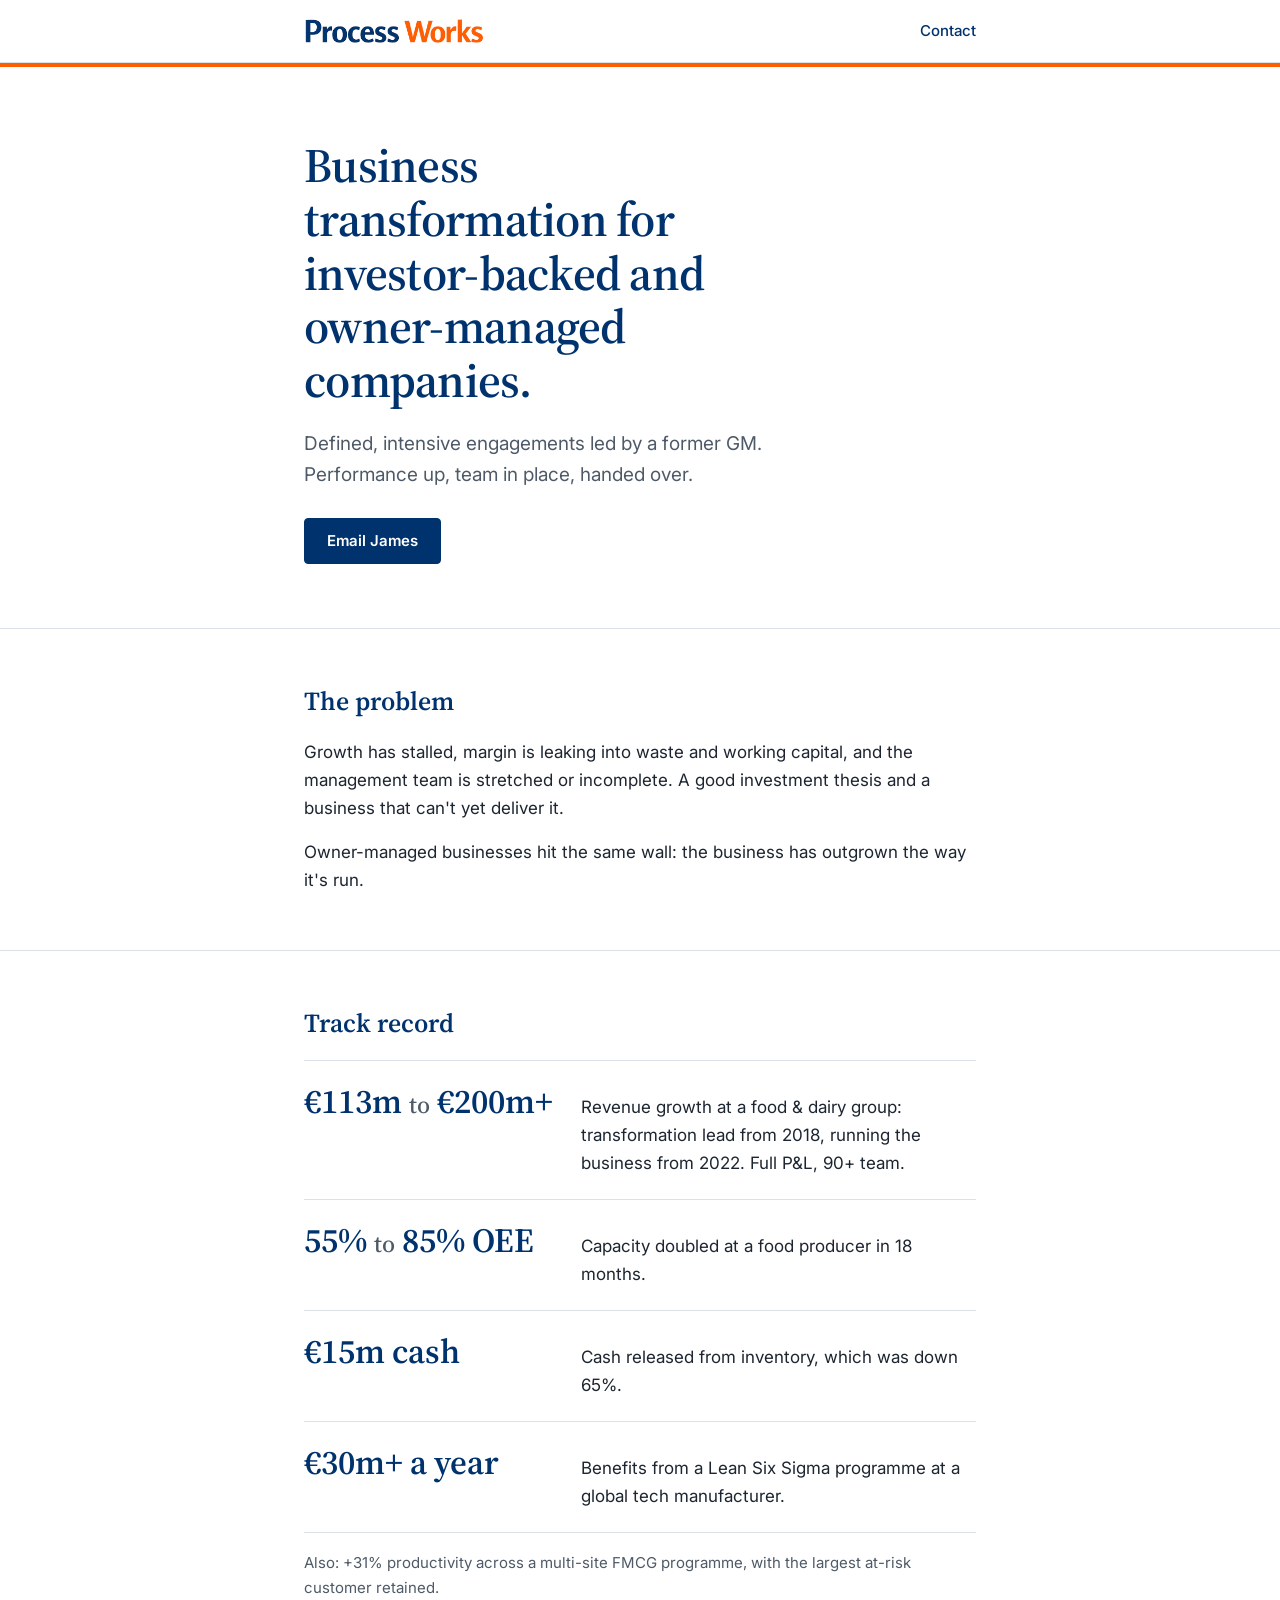
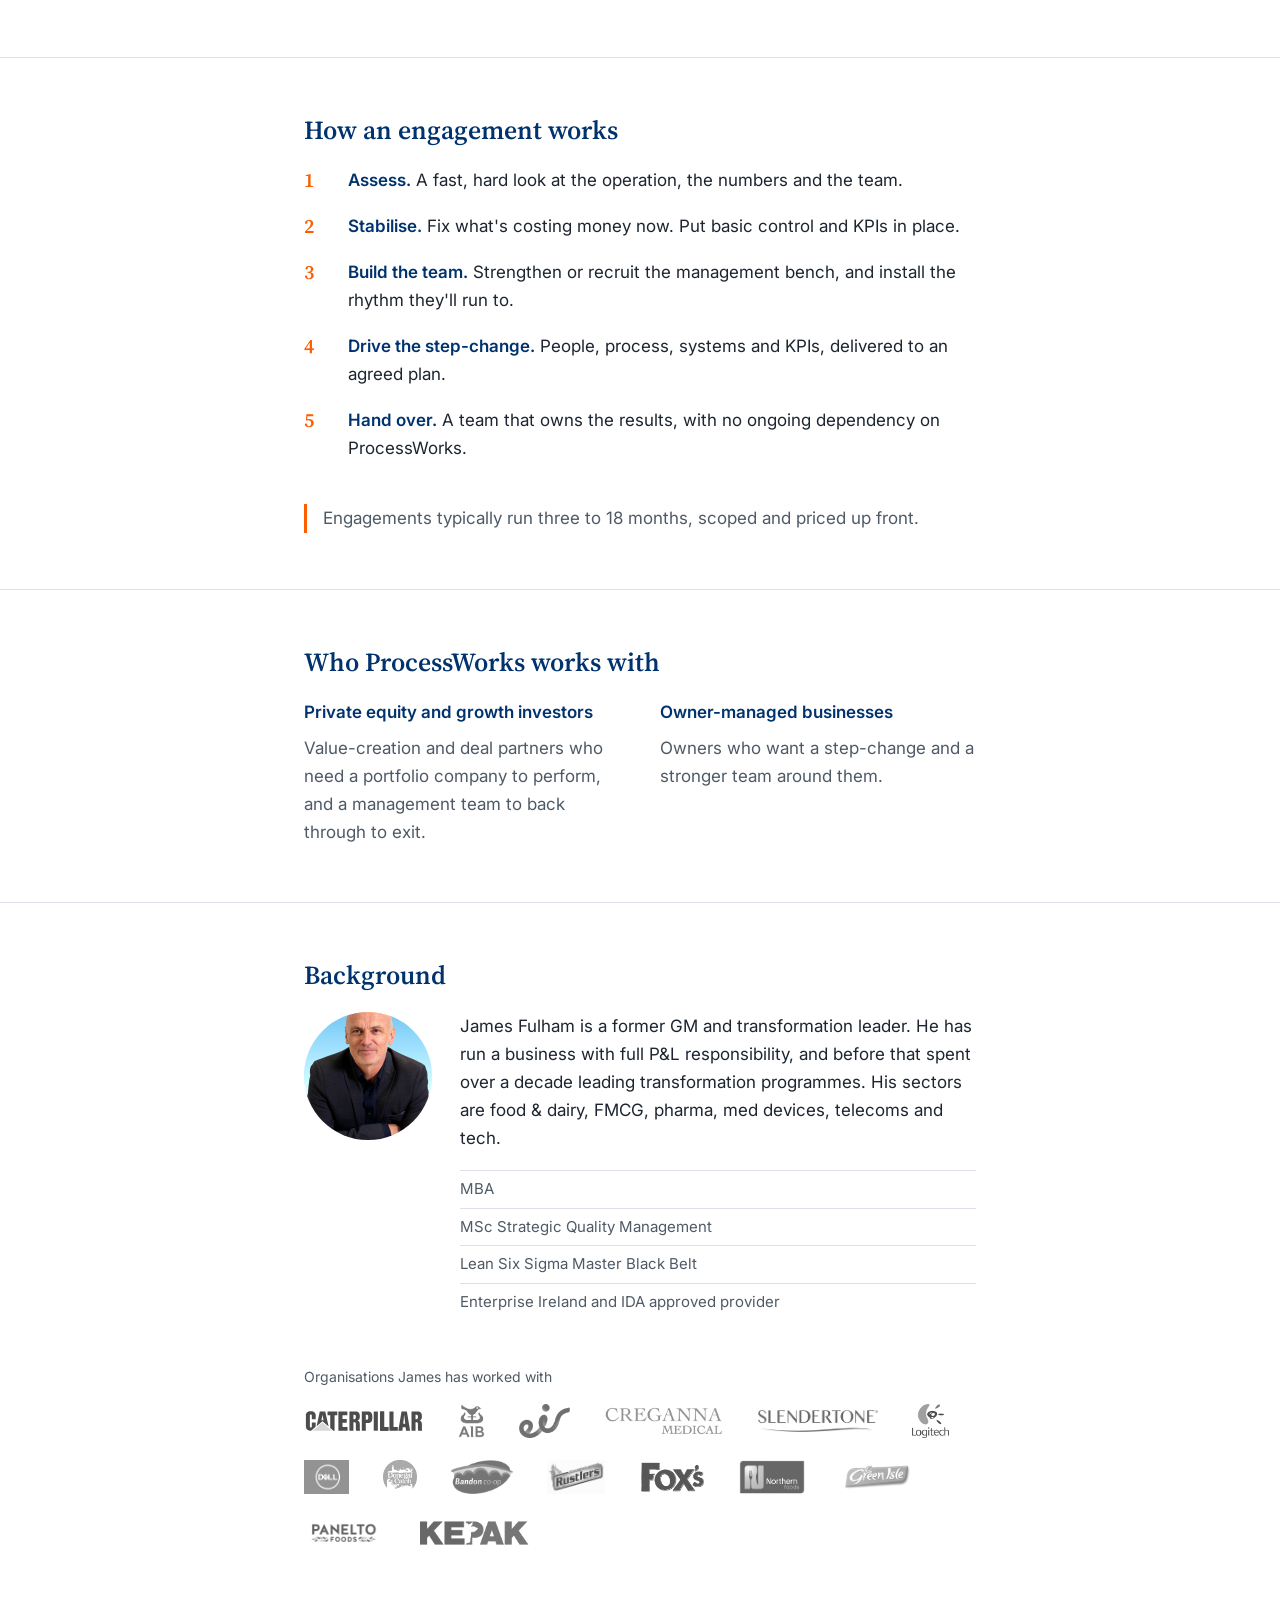
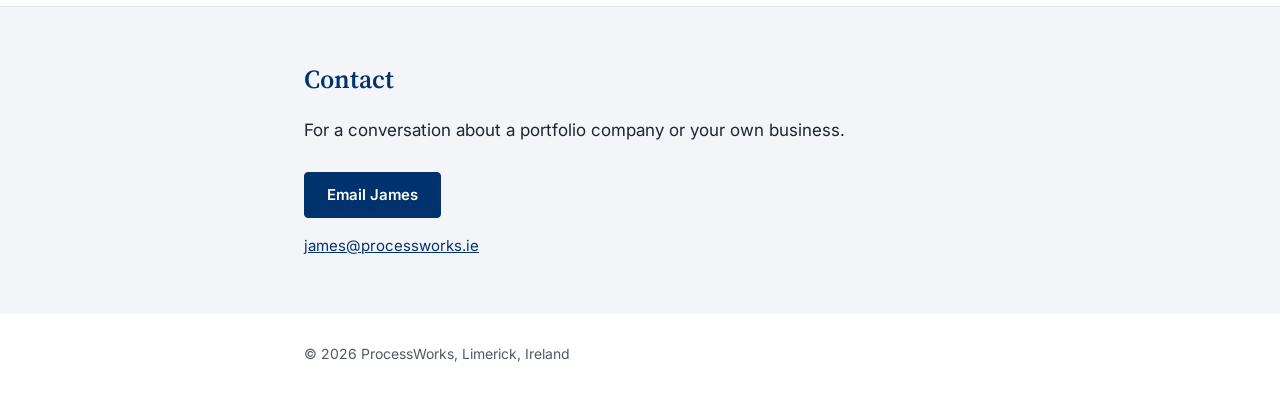
<file: index.html>
<!doctype html>
<html lang="en-IE">
<head>
  <meta charset="utf-8" />
  <meta name="viewport" content="width=device-width, initial-scale=1" />
  <title>ProcessWorks | Business transformation for investor-backed and owner-managed companies</title>
  <meta name="description" content="Defined, intensive transformation engagements led by James Fulham, former GM. Performance up, management team in place, handed over." />

  <meta property="og:title" content="ProcessWorks | James Fulham" />
  <meta property="og:description" content="Business transformation for investor-backed and owner-managed companies. Led by a former GM." />
  <meta property="og:type" content="website" />
  <meta property="og:url" content="https://processworks.ie/" />
  <meta name="theme-color" content="#00336E" />

  <link rel="preconnect" href="https://fonts.googleapis.com">
  <link rel="preconnect" href="https://fonts.gstatic.com" crossorigin>
  <link href="https://fonts.googleapis.com/css2?family=Inter:wght@400;500;600&family=Source+Serif+4:opsz,wght@8..60,500;8..60,600&display=swap" rel="stylesheet">

  <link rel="stylesheet" href="assets/styles.css" />
</head>
<body>

  <header class="site-header">
    <div class="wrap header-row">
      <a href="#top" class="brand" aria-label="ProcessWorks home">
        <img src="assets/logo.png" alt="ProcessWorks" width="684" height="98" />
      </a>
      <a href="#contact" class="header-link">Contact</a>
    </div>
  </header>

  <main id="top">

    <section class="hero">
      <div class="wrap">
        <h1>Business transformation for investor-backed and owner-managed companies.</h1>
        <p class="hero-sub">Defined, intensive engagements led by a former GM.<br />Performance up, team in place, handed over.</p>
        <div class="cta-row">
          <a class="btn" href="mailto:james@processworks.ie">Email James</a>
        </div>
      </div>
    </section>

    <section>
      <div class="wrap">
        <h2>The problem</h2>
        <p>Growth has stalled, margin is leaking into waste and working capital, and the management team is stretched or incomplete. A good investment thesis and a business that can't yet deliver it.</p>
        <p>Owner-managed businesses hit the same wall: the business has outgrown the way it's run.</p>
      </div>
    </section>

    <section>
      <div class="wrap">
        <h2>Track record</h2>
        <table class="ledger">
          <tbody>
            <tr>
              <th scope="row">€113m <span class="to">to</span> €200m+</th>
              <td>Revenue growth at a food &amp; dairy group: transformation lead from 2018, running the business from 2022. Full P&amp;L, 90+ team.</td>
            </tr>
            <tr>
              <th scope="row">55% <span class="to">to</span> 85% OEE</th>
              <td>Capacity doubled at a food producer in 18 months.</td>
            </tr>
            <tr>
              <th scope="row">€15m cash</th>
              <td>Cash released from inventory, which was down 65%.</td>
            </tr>
            <tr>
              <th scope="row">€30m+ a year</th>
              <td>Benefits from a Lean Six Sigma programme at a global tech manufacturer.</td>
            </tr>
          </tbody>
        </table>
        <p class="footnote">Also: +31% productivity across a multi-site FMCG programme, with the largest at-risk customer retained.</p>
      </div>
    </section>

    <section>
      <div class="wrap">
        <h2>How an engagement works</h2>
        <ol class="steps">
          <li><strong>Assess.</strong> A fast, hard look at the operation, the numbers and the team.</li>
          <li><strong>Stabilise.</strong> Fix what's costing money now. Put basic control and KPIs in place.</li>
          <li><strong>Build the team.</strong> Strengthen or recruit the management bench, and install the rhythm they'll run to.</li>
          <li><strong>Drive the step-change.</strong> People, process, systems and KPIs, delivered to an agreed plan.</li>
          <li><strong>Hand over.</strong> A team that owns the results, with no ongoing dependency on ProcessWorks.</li>
        </ol>
        <p class="note">Engagements typically run three to 18 months, scoped and priced up front.</p>
      </div>
    </section>

    <section>
      <div class="wrap">
        <h2>Who ProcessWorks works with</h2>
        <div class="split">
          <div>
            <h3>Private equity and growth investors</h3>
            <p>Value-creation and deal partners who need a portfolio company to perform, and a management team to back through to exit.</p>
          </div>
          <div>
            <h3>Owner-managed businesses</h3>
            <p>Owners who want a step-change and a stronger team around them.</p>
          </div>
        </div>
      </div>
    </section>

    <section>
      <div class="wrap">
        <h2>Background</h2>
        <div class="bio">
          <img src="assets/portrait.jpg" alt="James Fulham" class="portrait" width="512" height="512" loading="lazy" />
          <div>
            <p>James Fulham is a former GM and transformation leader. He has run a business with full P&amp;L responsibility, and before that spent over a decade leading transformation programmes. His sectors are food &amp; dairy, FMCG, pharma, med devices, telecoms and tech.</p>
            <ul class="creds">
              <li>MBA</li>
              <li>MSc Strategic Quality Management</li>
              <li>Lean Six Sigma Master Black Belt</li>
              <li>Enterprise Ireland and IDA approved provider</li>
            </ul>
          </div>
        </div>

        <p class="logos-caption">Organisations James has worked with</p>
        <div class="logos">
          <img src="assets/logos/caterpillar.svg" alt="Caterpillar" loading="lazy" />
          <img src="assets/logos/aib.jpg" alt="AIB" loading="lazy" />
          <img src="assets/logos/eir.png" alt="eir" loading="lazy" />
          <img src="assets/logos/creganna.jpg" alt="Creganna Medical" loading="lazy" />
          <img src="assets/logos/slendertone.png" alt="Slendertone" loading="lazy" />
          <img src="assets/logos/Logitech.png" alt="Logitech" loading="lazy" />
          <img src="assets/logos/dell.png" alt="Dell" loading="lazy" />
          <img src="assets/logos/donegal.png" alt="Donegal" loading="lazy" />
          <img src="assets/logos/bandon.png" alt="Bandon Co-op" loading="lazy" />
          <img src="assets/logos/rustlers.jpg" alt="Rustlers" loading="lazy" />
          <img src="assets/logos/foxs.png" alt="Fox's Biscuits" loading="lazy" />
          <img src="assets/logos/northernfoods.png" alt="Northern Foods" loading="lazy" />
          <img src="assets/logos/greenisle.jpg" alt="Green Isle Foods" loading="lazy" />
          <img src="assets/logos/panelto.svg" alt="Panelto Foods" loading="lazy" />
          <img src="assets/logos/kepak.png" alt="Kepak" loading="lazy" />
        </div>
      </div>
    </section>

    <section id="contact" class="contact">
      <div class="wrap">
        <h2>Contact</h2>
        <p>For a conversation about a portfolio company or your own business.</p>
        <div class="cta-row">
          <a class="btn" href="mailto:james@processworks.ie">Email James</a>
        </div>
        <p class="email-plain"><a href="mailto:james@processworks.ie">james@processworks.ie</a></p>
      </div>
    </section>

  </main>

  <footer class="site-footer">
    <div class="wrap">
      <p>&copy; <span id="y">2026</span> ProcessWorks, Limerick, Ireland</p>
    </div>
  </footer>

  <script>document.getElementById('y').textContent = new Date().getFullYear();</script>
</body>
</html>
</file>
<file: assets/styles.css>
/* ProcessWorks: single-page credibility site */

*, *::before, *::after { box-sizing: border-box; }
html, body { margin: 0; padding: 0; }
img { display: block; max-width: 100%; height: auto; }

:root {
  --paper: #FFFFFF;
  --navy: #00336E;      /* from the wordmark */
  --orange: #FE5D00;    /* from the wordmark: accents only */
  --ink: #1C2530;
  --soft: #4E5A67;
  --rule: #DCE1E7;
  --tint: #F3F5F8;
  --serif: 'Source Serif 4', Georgia, 'Times New Roman', serif;
  --sans: 'Inter', -apple-system, BlinkMacSystemFont, 'Segoe UI', Roboto, sans-serif;
  --max: 720px;
}

html { -webkit-text-size-adjust: 100%; scroll-behavior: smooth; }
@media (prefers-reduced-motion: reduce) { html { scroll-behavior: auto; } }

body {
  background: var(--paper);
  color: var(--ink);
  font: 400 17px/1.65 var(--sans);
  -webkit-font-smoothing: antialiased;
}

a { color: var(--navy); }
a:focus-visible, .btn:focus-visible { outline: 3px solid var(--orange); outline-offset: 3px; }

.wrap { max-width: var(--max); margin: 0 auto; padding: 0 24px; }

/* Type */
h1, h2, h3 { color: var(--navy); margin: 0; font-weight: 600; }
h1 {
  font-family: var(--serif);
  font-size: clamp(32px, 6vw, 48px);
  line-height: 1.12;
  letter-spacing: -0.015em;
  max-width: 17ch;
}
h2 {
  font-family: var(--serif);
  font-size: 26px;
  line-height: 1.25;
  margin-bottom: 20px;
}
h3 { font-family: var(--sans); font-size: 17px; margin-bottom: 8px; }
p { margin: 0 0 16px; }
p:last-child { margin-bottom: 0; }

/* Header */
.site-header { border-bottom: 1px solid var(--rule); }
.header-row {
  display: flex; align-items: center; justify-content: space-between;
  gap: 16px; padding-top: 18px; padding-bottom: 18px;
}
.brand img { height: 26px; width: auto; }
.header-link { font-size: 15px; font-weight: 500; text-decoration: none; }
.header-link:hover { text-decoration: underline; }

/* Sections */
section { padding: 56px 0; border-bottom: 1px solid var(--rule); }
section:last-of-type { border-bottom: 0; }

.hero { padding: 72px 0 64px; border-top: 4px solid var(--orange); }
.hero-sub { font-size: 19px; color: var(--soft); margin-top: 20px; max-width: 34em; }

/* Buttons */
.cta-row { display: flex; flex-wrap: wrap; gap: 12px; margin-top: 28px; }
.btn {
  display: inline-block;
  background: var(--navy); color: #fff;
  border: 1px solid var(--navy);
  font-weight: 600; font-size: 15px; line-height: 1.2;
  padding: 13px 22px; border-radius: 4px;
  text-decoration: none;
}
.btn:hover { background: #00264F; }
.btn-quiet { background: transparent; color: var(--navy); }
.btn-quiet:hover { background: var(--tint); }

/* Track record ledger: the one bold element on the page */
.ledger { width: 100%; border-collapse: collapse; }
.ledger tr { border-top: 1px solid var(--rule); }
.ledger tr:last-child { border-bottom: 1px solid var(--rule); }
.ledger th, .ledger td { text-align: left; vertical-align: baseline; padding: 22px 0; }
.ledger th {
  font-family: var(--serif);
  font-weight: 600;
  font-size: clamp(26px, 4.4vw, 34px);
  line-height: 1.1;
  color: var(--navy);
  white-space: nowrap;
  padding-right: 28px;
  width: 1%;
  font-variant-numeric: lining-nums;
}
.ledger .to { font-weight: 500; color: var(--soft); font-size: 0.7em; }
.ledger td { color: var(--ink); }
@media (max-width: 600px) {
  .ledger, .ledger tbody, .ledger tr, .ledger th, .ledger td { display: block; width: auto; }
  .ledger th { padding: 20px 0 4px; white-space: normal; }
  .ledger td { padding: 0 0 20px; }
}
.footnote { font-size: 15px; color: var(--soft); margin-top: 18px; }

/* Engagement steps: a real sequence, so numbered */
.steps { list-style: none; counter-reset: step; padding: 0; margin: 0 0 24px; }
.steps li {
  counter-increment: step;
  position: relative;
  padding: 0 0 18px 44px;
}
.steps li::before {
  content: counter(step);
  position: absolute; left: 0; top: 0;
  font-family: var(--serif); font-weight: 600; font-size: 20px; line-height: 1.4;
  color: var(--orange);
}
.steps strong { color: var(--navy); font-weight: 600; }
.note { color: var(--soft); border-left: 3px solid var(--orange); padding-left: 16px; }

/* Who */
.split { display: grid; grid-template-columns: 1fr; gap: 28px; }
@media (min-width: 640px) { .split { grid-template-columns: 1fr 1fr; gap: 40px; } }
.split p { color: var(--soft); }

/* Background */
.bio { display: flex; gap: 28px; align-items: flex-start; flex-wrap: wrap; }
.bio > div { flex: 1; min-width: 240px; }
.portrait {
  width: 128px; height: 128px; border-radius: 50%;
  object-fit: cover; object-position: 50% 20%;
  flex-shrink: 0; background: var(--tint);
}
.creds { list-style: none; padding: 0; margin: 18px 0 0; font-size: 15px; color: var(--soft); }
.creds li { padding: 6px 0; border-top: 1px solid var(--rule); }

.logos-caption { font-size: 14px; color: var(--soft); margin: 44px 0 16px; }
.logos {
  display: flex; flex-wrap: wrap; align-items: center;
  gap: 22px 34px;
}
.logos img {
  height: 34px; width: auto; max-width: 120px; object-fit: contain;
  filter: grayscale(100%) contrast(1.05);
  opacity: 0.7;
  mix-blend-mode: multiply;   /* drops white logo backgrounds into the page */
}

/* Contact */
.contact { background: var(--tint); }
.email-plain { margin-top: 16px; font-size: 15px; }

/* Footer */
.site-footer { padding: 28px 0 40px; font-size: 14px; color: var(--soft); }
</file>
